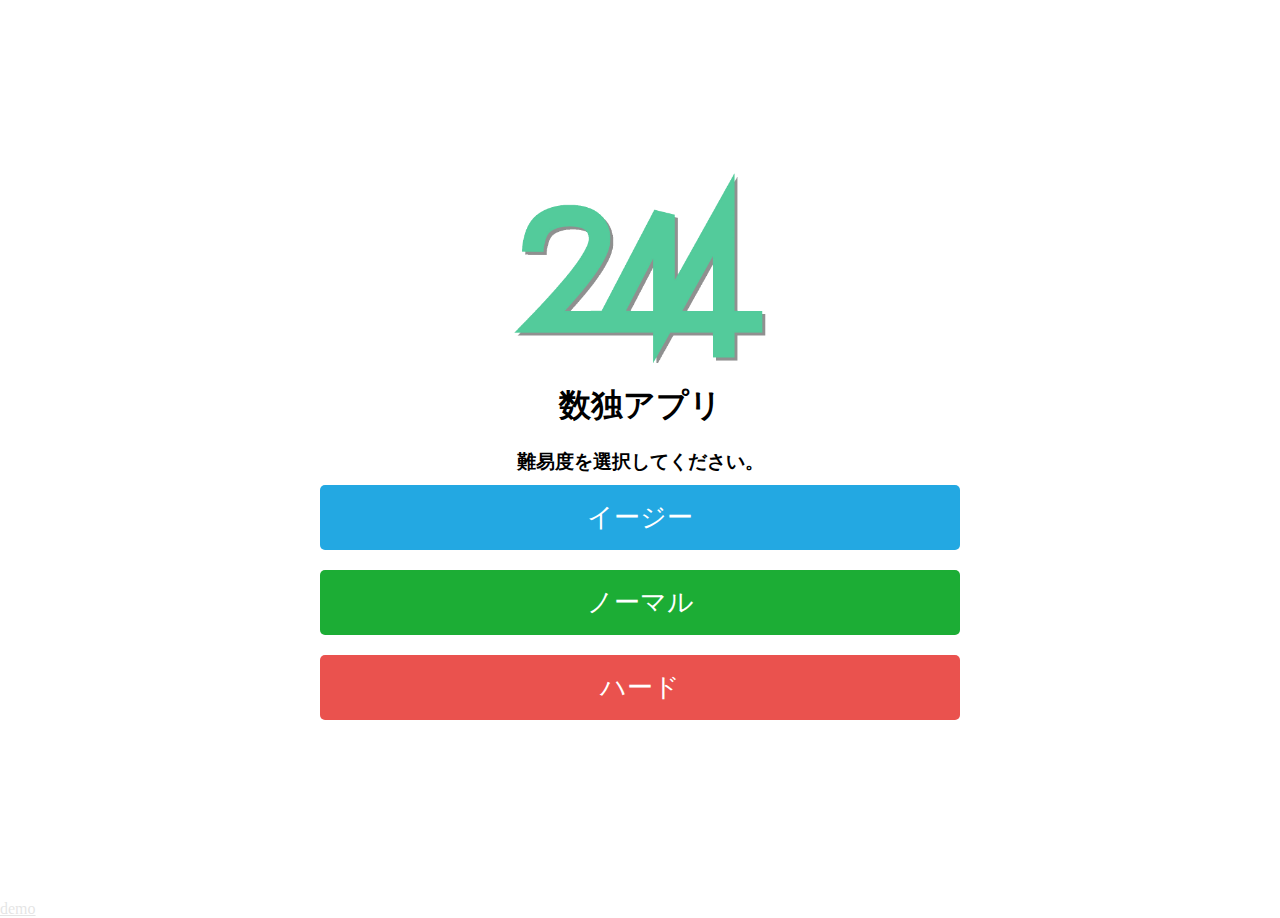
<file: index.html>
<!DOCTYPE html>
<html lang="ja">
  <head>
    <meta charset="UTF-8" />
    <meta http-equiv="X-UA-Compatible" content="IE=edge" />
    <meta name="viewport" content="width=device-width, initial-scale=1.0" />
    <link rel="stylesheet" href="./css/style.css" />
    <title>数独アプリ</title>
  </head>
  <body>
    <div class="container">
      <img src="./image/244.png" alt="244" />
      <h1>数独アプリ</h1>
      <h3>難易度を選択してください。</h3>
      <button onclick="location.href='./sudoku.html?value=30'" id="easy">
        イージー
      </button>
      <button onclick="location.href='./sudoku.html?value=40'" id="normal">
        ノーマル
      </button>
      <button onclick="location.href='./sudoku.html?value=50'" id="hard">
        ハード
      </button>
    </div>
    <a id="demo" href="./sudoku.html?value=3">demo</a>
  </body>
</html>
</file>
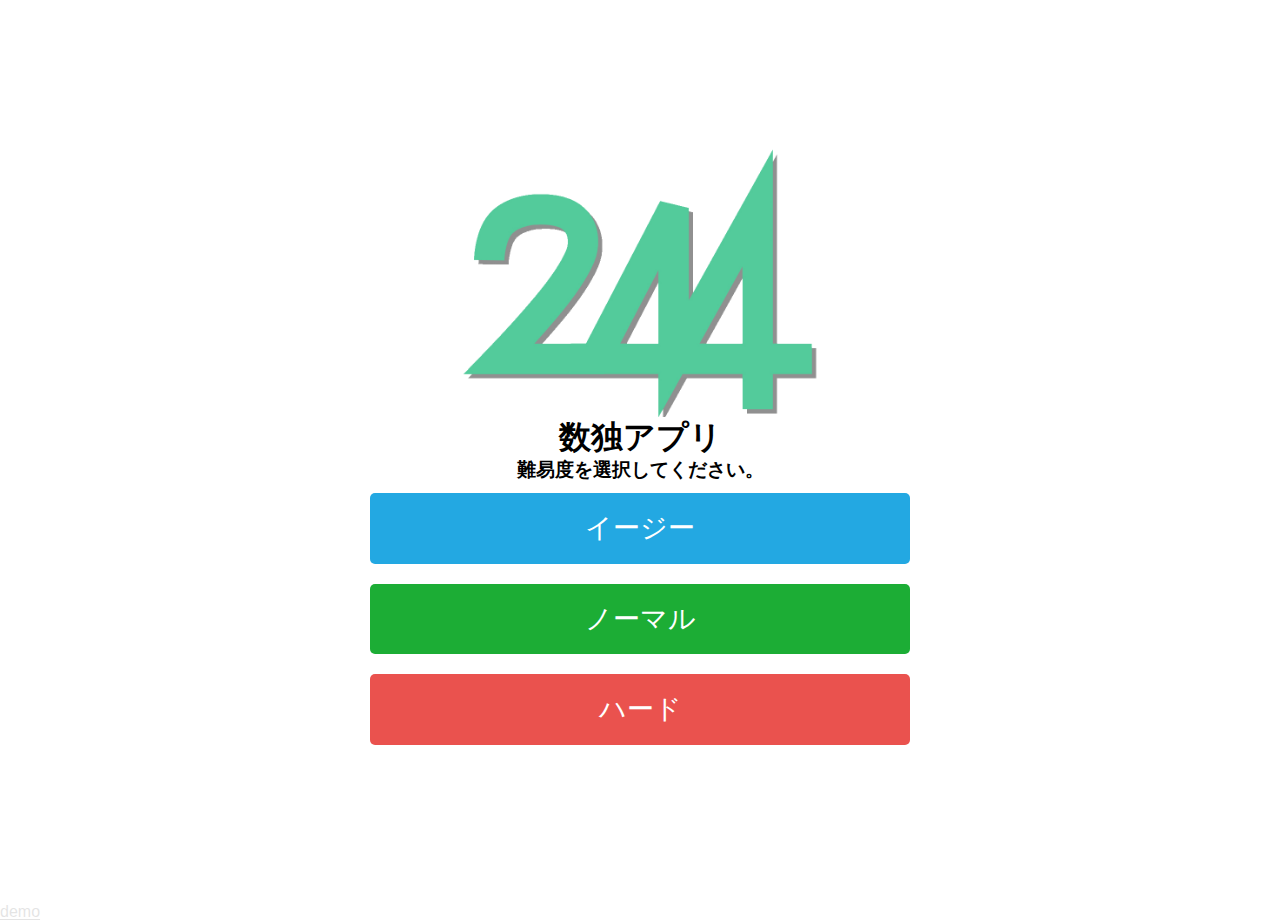
<file: sudoku/index.html>
<!DOCTYPE html>
<html lang="ja">
  <head>
    <meta charset="UTF-8" />
    <meta http-equiv="X-UA-Compatible" content="IE=edge" />
    <meta name="viewport" content="width=device-width, initial-scale=1.0" />
    <link rel="stylesheet" href="./css/reset.css" />
    <link rel="stylesheet" href="./css/style.css" />
    <title>数独アプリ</title>
    <link rel="icon" href="./image/favicons/favicon.ico" id="favicon" />
    <link
      rel="apple-touch-icon"
      sizes="180x180"
      href="./image/favicons/apple-touch-icon-180x180.png"
    />
  </head>
  <body>
    <div class="container">
      <img src="./image/244.png" alt="244" />
      <h1>数独アプリ</h1>
      <h3>難易度を選択してください。</h3>
      <button onclick="location.href='./sudoku.html?value=30'" id="easy">
        イージー
      </button>
      <button onclick="location.href='./sudoku.html?value=40'" id="normal">
        ノーマル
      </button>
      <button onclick="location.href='./sudoku.html?value=50'" id="hard">
        ハード
      </button>
    </div>
    <a id="demo" href="./sudoku.html?value=3">demo</a>
  </body>
</html>
</file>
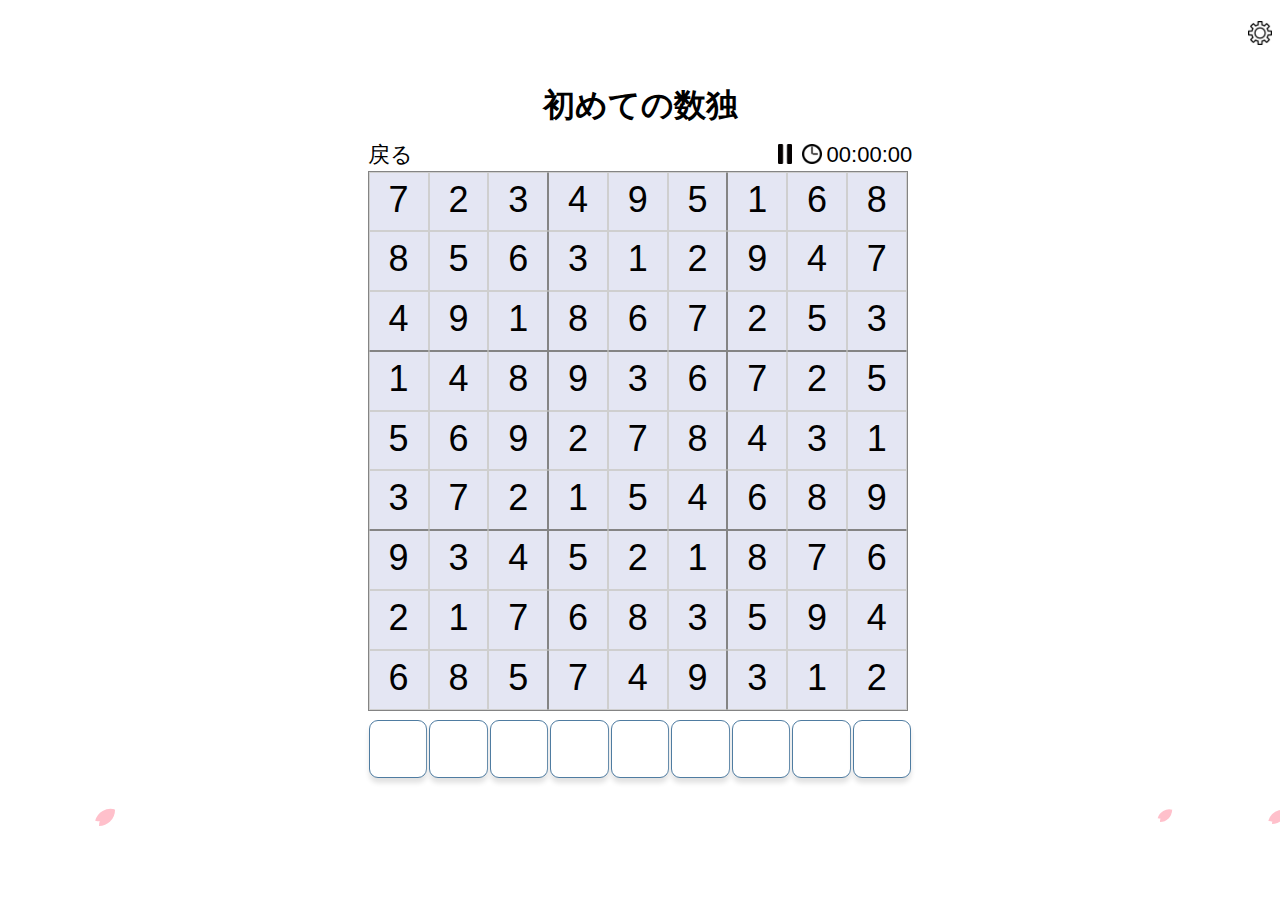
<file: src/sudoku.html>
<!DOCTYPE html>
<html lang="ja">
  <head>
    <meta charset="UTF-8" />
    <meta http-equiv="X-UA-Compatible" content="IE=edge" />
    <meta name="viewport" content="width=device-width, initial-scale=1.0" />
    <title>数独アプリ</title>
    <link rel="stylesheet" href="./css/reset.css" />
    <link rel="stylesheet" href="./css/sudoku.css" />
    <link rel="stylesheet" href="./css/finish.css" />
    <link rel="icon" href="./image/favicons/favicon.ico" id="favicon" />
    <link
      rel="apple-touch-icon"
      sizes="180x180"
      href="./image/favicons/apple-touch-icon.png"
    />
  </head>
  <body>
    <div class="modal"></div>
    <div class="side_menu close">
      <div class="switch_outer">
        <div class="toggle_switch"></div>
      </div>
      <nav>
        <div class="close_button">
          <button>
            <img
              class="side_menu_icon"
              src="./image/icon/back_button.png"
              alt="閉じる"
            />
          </button>
        </div>
        <ul class="side_menu_list">
          <li>同じ数字をハイライト</li>
          <label class="switch__label">
            <input
              id="highlightSameNumber"
              type="checkbox"
              class="switch__input"
              checked
            />
            <span class="switch__content"></span>
            <span class="switch__circle"></span>
          </label>
        </ul>
        <div class="feature_description">
          数字付きマスを選択する時、同じ数字をハイライト
        </div>
        <ul class="side_menu_list">
          <li>エリアをハイライト</li>
          <label class="switch__label">
            <input
              id="areaHighlight"
              type="checkbox"
              class="switch__input"
              checked
            />
            <span class="switch__content"></span>
            <span class="switch__circle"></span>
          </label>
        </ul>
        <div class="feature_description">
          選んだマスが所在する行、列、ブロックをハイライト
        </div>
      </nav>
    </div>
    <div class="header">
      <div class="close_button">
        <button>
          <img
            class="side_menu_icon"
            src="./image/icon/setting_button.png"
            alt="設定"
          />
        </button>
      </div>
    </div>
    <div id="container" class="cherry-blossom-container">
      <h1 id="title">初めての数独</h1>
      <section>
        <a id="back_page" href="./index.html">戻る</a>
        <div id="miss"></div>
        <div id="haed">
          <button id="resetTime">
            <img
              class="timerIcon"
              src="./image/icon/reset_button.png"
              alt="リセット"
            />
          </button>
          <button id="startTime">
            <img
              class="timerIcon"
              src="./image/icon/play_button.png"
              alt="再生"
            />
          </button>
          <button id="pauseTime" hidden>
            <img
              class="timerIcon"
              src="./image/icon/pause_button.png"
              alt="一時停止"
            />
          </button>
          <img class="timerIcon" src="./image/icon/clock.png" alt="Timer" />
          <div id="timer">00:00:00</div>
        </div>
      </section>
      <div id="grid-container"></div>
      <div id="inputPanel-container"></div>
    </div>
    <script type="text/javascript" src="./js/problemGeneration.js"></script>
    <script type="text/javascript" src="./js/initialSetting.js"></script>
    <script type="text/javascript" src="./js/clickEvent.js"></script>
    <script type="text/javascript" src="./js/cherryBlossom.js"></script>
    <script type="text/javascript" src="./js/timerEvent.js"></script>
  </body>
</html>
</file>
<file: css/style.css>
body {
  margin: 0;
  padding: 0;
}

img {
  width: 20%;
}

h3 {
  margin: 0%;
}

.container {
  display: flex;
  flex-direction: column;
  justify-content: center;
  align-items: center;
  height: 100vh;
}

button {
  width: 50%;
  margin: 10px;
  padding: 15px 30px;
  background-color: #b9def8;
  color: #ffffff;
  border: none;
  border-radius: 5px;
  font-size: 2vw;
  cursor: pointer;
}

#demo {
  opacity: 10%;
  color: black;
}

#easy {
  background-color: #23A8E2;
}

#normal {
  background-color: #1CAD35;
}

#hard {
  background-color: #EA524E;
}

@media screen and (max-width: 600px) {
  button {
    font-size: 6vw;
    width: 90%;
  }

  img {
    width: 80%;
  }
}
</file>
<file: sudoku/css/style.css>
body {
  margin: 0;
  padding: 0;
  font-family: 'Hiragino Kaku Gothic Pro', 'Meiryo', sans-serif;
}

img {
  width: 40vmin;
}

h3 {
  margin: 0%;
}

.container {
  display: flex;
  flex-direction: column;
  justify-content: center;
  align-items: center;
  height: 100vh;
}

button {
  width: 60vmin;
  margin: 10px;
  padding: 15px 30px;
  background-color: #b9def8;
  color: #ffffff;
  border: none;
  border-radius: 5px;
  font-size: 3vmin;
  cursor: pointer;
}

#demo {
  opacity: 10%;
  color: black;
}

#easy {
  background-color: #23A8E2;
}

#normal {
  background-color: #1CAD35;
}

#hard {
  background-color: #EA524E;
}

@media screen and (max-width: 600px) {
  button {
    font-size: 6vw;
    width: 90%;
  }

  img {
    width: 80%;
  }
}
</file>
<file: src/css/sudoku.css>
:root {
  --base-color: #ffffff;
  --side-color: #e5e5e5;
}

body {
  margin: 0;
  color: #000;
  background-color: var(--base-color);
  font-family: "Hiragino Kaku Gothic Pro", "Meiryo", sans-serif;
  font-size: 3vmin;
}

a {
  color: inherit;
  text-decoration: none;
}

button {
  background-color: transparent;
  border: none;
  cursor: pointer;
  outline: none;
  padding: 0;
  appearance: none;
}

.header {
  width: 100%;
  height: 8vmin;
  background-color: var(--base-color);
  display: flex;
  justify-content: right;
  align-items: center;
}

.close_button {
  margin: 0.5rem;
}

.side_menu_icon {
  display: flex;
  justify-content: center;
  height: 1.5rem;
}

.modal {
  display: none;
  position: fixed;
  z-index: 1;
  left: 0;
  top: 0;
  height: 100%;
  width: 100%;
  overflow: auto;
  background-color: rgba(0, 0, 0, 0.3);
}

.modal_open {
  display: block;
}

.side_menu {
  width: 30%;
  height: 100%;
  background-color: var(--side-color);
  z-index: 10;
  position: absolute;
  right: 0%;
  font-size: 2vmin;
}

.side_menu.close {
  right: -100%;
  display: none;
}

.feature_description {
  display: flex;
  justify-content: right;
  align-items: center;
  height: 2.75rem;
  font-size: 0.75rem;
  color: #999;
  padding-right: 0.5rem;
}

.side_menu_list {
  display: flex;
  justify-content: right;
  align-items: center;
  background-color: var(--base-color);
  height: 2.75rem;
  font-size: 1rem;
}

.switch__label {
  width: 3.125rem;
  position: relative;
  display: inline-block;
  right: 0;
  margin: 0.25rem;
}

.switch__content {
  display: block;
  cursor: pointer;
  position: relative;
  border-radius: 0.25rem;
  height: 2rem;
  overflow: hidden;
}

.switch__content:before {
  content: "";
  display: block;
  position: absolute;
  width: calc(100% - 3px);
  height: calc(100% - 3px);
  top: 0;
  left: 0;
  border: 1.5px solid #e5e5ea;
  border-radius: 30px;
  background-color: var(--base-color);
}

.switch__content:after {
  content: "";
  display: block;
  position: absolute;
  background-color: transparent;
  width: 0;
  height: 0;
  top: 50%;
  left: 50%;
  border-radius: 30px;
  -webkit-transition: all 0.5s;
  -moz-transition: all 0.5s;
  -ms-transition: all 0.5s;
  -o-transition: all 0.5s;
  transition: all 0.5s;
}

.switch__input {
  display: none;
}

.switch__circle {
  display: block;
  top: 2px;
  left: 2px;
  position: absolute;
  -webkit-box-shadow: 0 2px 6px #999;
  box-shadow: 0 2px 6px #999;
  width: 27px;
  height: 27px;
  -webkit-border-radius: 20px;
  border-radius: 20px;
  background-color: var(--base-color);
  -webkit-transition: all 0.5s;
  -moz-transition: all 0.5s;
  -ms-transition: all 0.5s;
  -o-transition: all 0.5s;
  transition: all 0.5s;
}

.switch__input:checked~.switch__circle {
  left: 21px;
}

.switch__input:checked~.switch__content:after {
  background-color: #00c4cc;
  top: 0;
  left: 0;
  width: 100%;
  height: 100%;
}

#container {
  display: grid;
  justify-content: center;
  text-align: center;
}

#title {
  font-size: 2rem;
  margin: 0.8rem 0;
}

#haed {
  display: flex;
  margin: 0 0 0 auto;
  justify-content: center;
  align-items: center;
}

#back_page {
  font-size: 1.375rem;
}

#miss {
  font-size: 1.375rem;
  margin-left: 1vmin;
}

.timerIcon {
  height: 1.25rem;
  margin: 5px;
}

#timer {
  font-size: 1.375rem;
}

#grid-container {
  display: grid;
  grid-template-columns: repeat(9, 1fr);
  grid-template-rows: repeat(9, 1fr);
  border: 1.5px solid #848484;
  width: 60vmin;
  height: 60vmin;
  background-color: var(--base-color);
}

.cell {
  text-align: center;
  position: relative;
  justify-content: center;
  border: 0.5px solid #cfcfcf;
  font-size: 4vmin;
  cursor: pointer;
}

.col3,
.col6 {
  border-bottom: 0.5px solid #848484;
}

.col4,
.col7 {
  border-top: 0.5px solid #848484;
}

.row3,
.row6 {
  border-right: 0.5px solid #848484;
}

.row4,
.row7 {
  border-left: 0.5px solid #848484;
}

section {
  display: flex;
  justify-content: space-around;
}

.icon {
  height: 5vh;
}

.iconText {
  display: grid;
}

#inputPanel-container {
  margin-top: 1vh;
  display: flex;
  justify-content: center;
  flex-direction: row;
  height: 10vmin;
}

.panel {
  width: 6.5vmin;
  height: 6.5vmin;
  text-align: center;
  position: relative;
  justify-content: center;
  border: 0.1vmin solid #4f7ca1;
  box-shadow: 0px 5px 5px #e2e2e2;
  background-color: var(--base-color);
  margin: 0 1px;
  border-radius: 1vmin;
  font-size: 4vmin;
  color: #4f7ca1;
}

@media screen and (min-width: 601px) {
  .panel:hover {
    background-color: #e7f3ff;
  }
}

@media screen and (max-width: 600px) {
  #grid-container {
    width: 90vmin;
    height: 90vmin;
  }

  .side_menu {
    width: 100%;
  }

  .cell {
    font-size: 6vw;
  }

  #inputPanel-container {
    width: 100%;
    height: auto;
  }

  .panel {
    width: 10vmin;
    height: 10vmin;
    margin: 0 0.1vw;
    font-size: 6vw;
    border-radius: 1vmin;
    border: 0.1vmin solid #4f7ca1;
  }

  .panel:active {
    background-color: #e7f3ff;
  }
}
</file>
<file: src/css/finish.css>
.cherry-blossom-container {
  position: relative;
  overflow: hidden;
}

.petal {
  position: absolute;
  background-color: #ffc0cb;
  border-radius: 150% 0 150% 0;
  animation: animate-petal 10s linear;
}

.petal::after {
  content: "";
  position: absolute;
  top: -14%;
  left: -10%;
  display: block;
  width: 100%;
  height: 100%;
  background-color: #ffc0cb;
  border-radius: 150% 0 150% 0;
  transform: rotate(15deg);
}

@keyframes animate-petal {
  0% {
    top: 0;
    opacity: 0;
    transform: rotate(0deg);
  }

  10% {
    opacity: 1;
  }

  90% {
    opacity: 1;
  }

  100% {
    opacity: 0;
    top: 100vh;
    transform: rotate(3000deg);
  }
}
</file>
